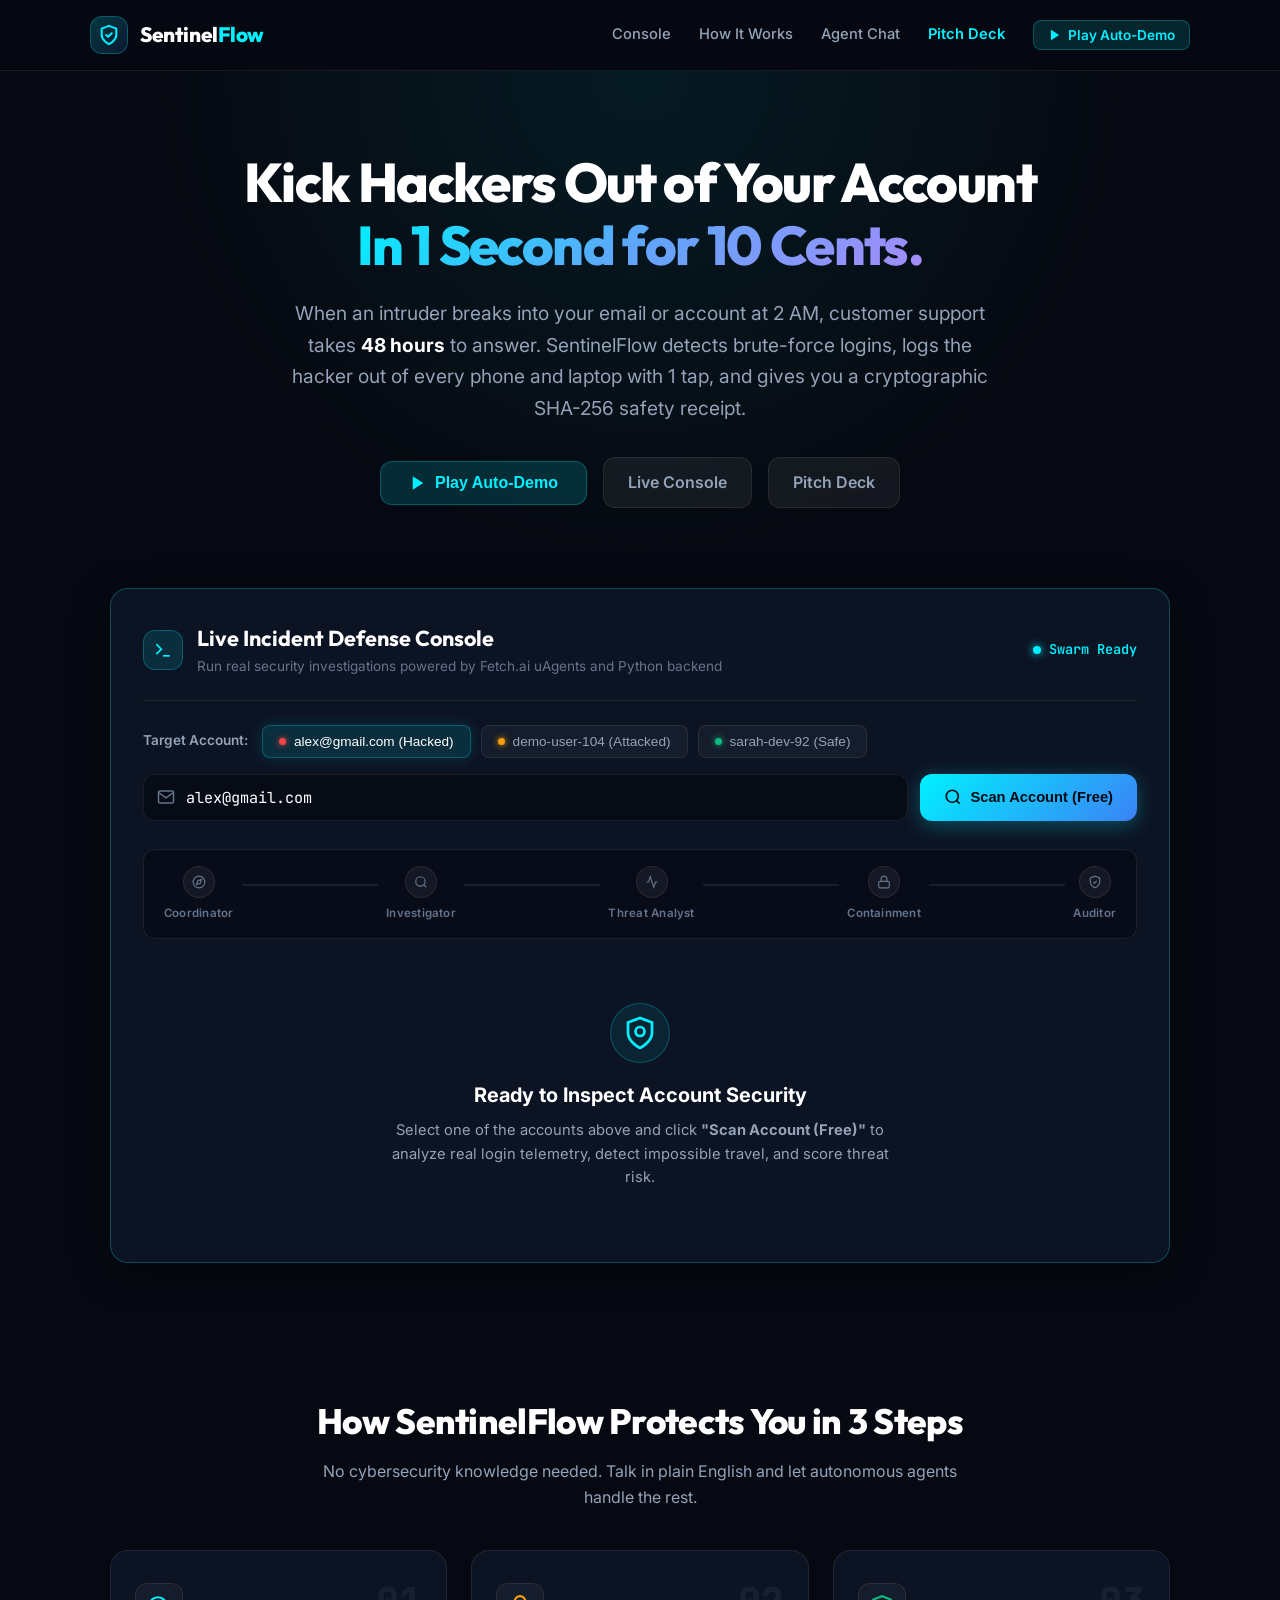
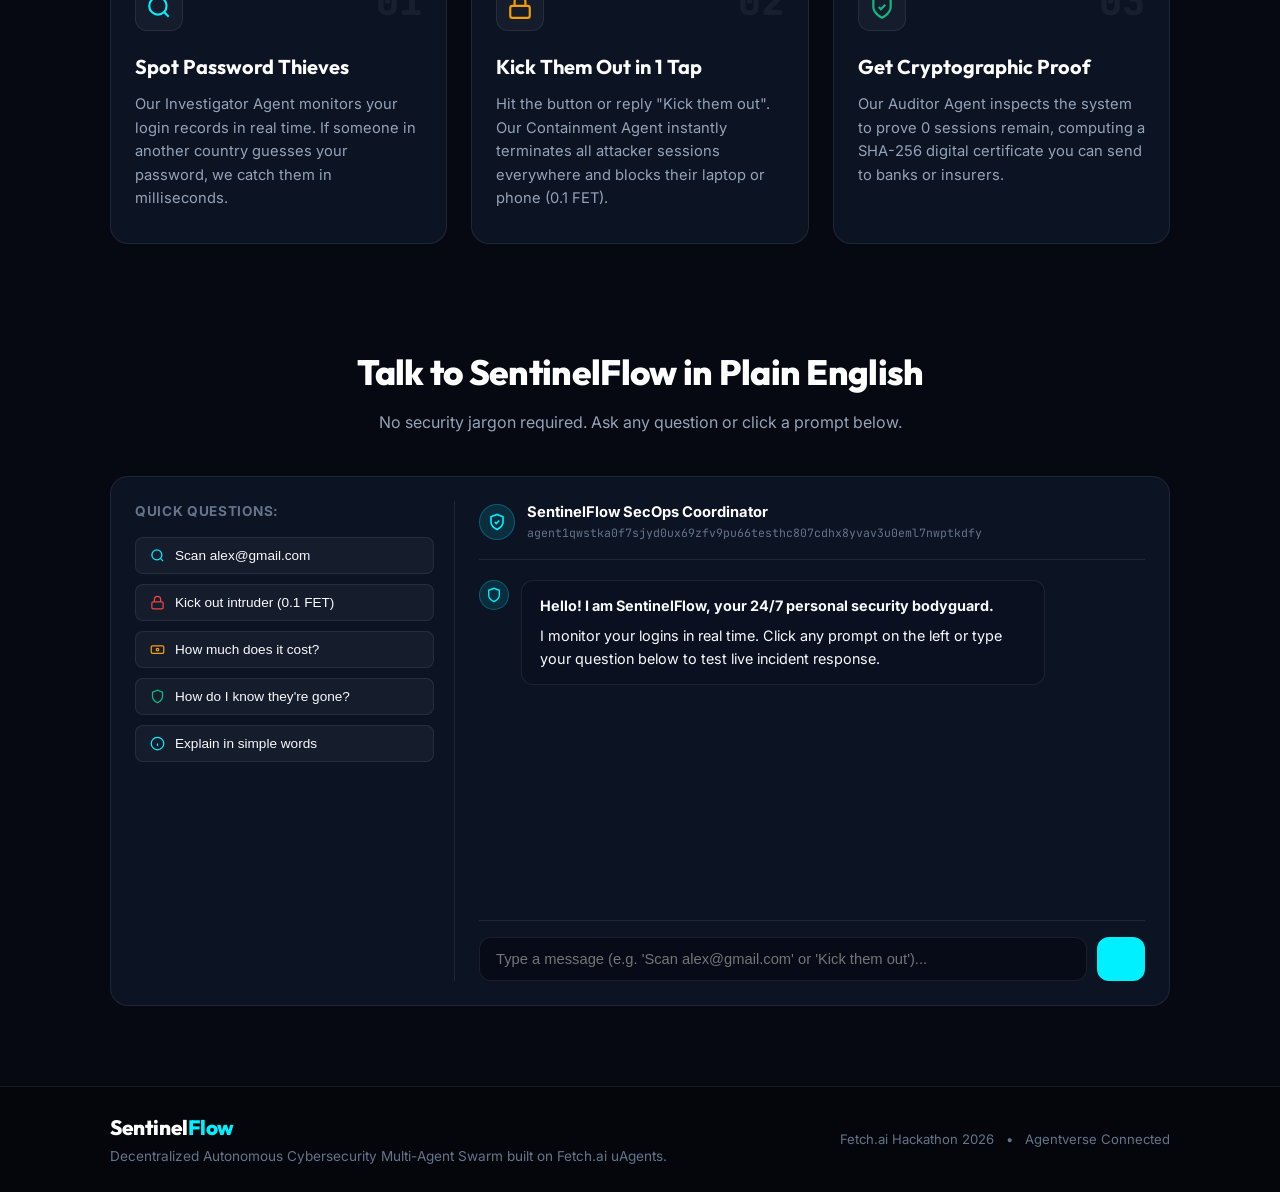
<file: web/index.html>
<!DOCTYPE html>
<html lang="en">
<head>
  <meta charset="UTF-8">
  <meta name="viewport" content="width=device-width, initial-scale=1.0">
  <title>SentinelFlow — Kick Hackers Out in 1 Second for 10 Cents</title>
  <meta name="description" content="Autonomous Fetch.ai multi-agent security swarm that detects account takeovers, severs attacker sessions in 1 second, and issues SHA-256 cryptographic proof.">
  
  <!-- Modern Typography -->
  <link rel="preconnect" href="https://fonts.googleapis.com">
  <link rel="preconnect" href="https://fonts.gstatic.com" crossorigin>
  <link href="https://fonts.googleapis.com/css2?family=Inter:wght@400;500;600;700;800&family=JetBrains+Mono:wght@400;500;700&family=Outfit:wght@600;700;800&display=swap" rel="stylesheet">
  
  <link rel="stylesheet" href="styles.css">
</head>
<body>

  <!-- Navbar -->
  <header class="navbar">
    <div class="nav-container">
      <a href="#" class="brand">
        <div class="brand-logo">
          <svg viewBox="0 0 24 24" width="22" height="22" fill="none" stroke="currentColor" stroke-width="2.2" stroke-linecap="round" stroke-linejoin="round">
            <path d="M12 22s8-4 8-10V5l-8-3-8 3v7c0 6 8 10 8 10z"/>
            <path d="M9 12l2 2 4-4"/>
          </svg>
        </div>
        <span class="brand-name">Sentinel<span>Flow</span></span>
      </a>

      <nav class="nav-links">
        <a href="#console" class="nav-link">Console</a>
        <a href="#how-it-works" class="nav-link">How It Works</a>
        <a href="#chat" class="nav-link">Agent Chat</a>
        <a href="slides.html" class="nav-link" style="color: var(--accent-cyan); font-weight: 600;">Pitch Deck</a>
        <button id="nav-btn-autodemo" class="btn-demo-nav">
          <svg viewBox="0 0 24 24" width="14" height="14" fill="currentColor">
            <polygon points="5 3 19 12 5 21 5 3"/>
          </svg>
          Play Auto-Demo
        </button>
      </nav>
    </div>
  </header>

  <main class="main-content">

    <!-- Hero Section -->
    <section class="hero-section">
      <div class="hero-content">
        <h1 class="hero-title">
          Kick Hackers Out of Your Account <br>
          <span class="gradient-text">In 1 Second for 10 Cents.</span>
        </h1>

        <p class="hero-desc">
          When an intruder breaks into your email or account at 2 AM, customer support takes <strong>48 hours</strong> to answer. 
          SentinelFlow detects brute-force logins, logs the hacker out of every phone and laptop with 1 tap, and gives you a cryptographic SHA-256 safety receipt.
        </p>

        <div class="hero-actions" style="margin-top: 32px; display: flex; align-items: center; justify-content: center; gap: 16px; flex-wrap: wrap;">
          <button id="btn-start-autodemo" class="btn btn-primary" style="padding: 12px 28px; font-size: 1rem; cursor: pointer; display: inline-flex; align-items: center; gap: 8px;">
            <svg viewBox="0 0 24 24" width="18" height="18" fill="currentColor">
              <polygon points="5 3 19 12 5 21 5 3"/>
            </svg>
            Play Auto-Demo
          </button>
          <a href="#console" class="btn btn-secondary" style="padding: 12px 24px; font-size: 1rem; text-decoration: none;">Live Console</a>
          <a href="slides.html" class="btn btn-secondary" style="padding: 12px 24px; font-size: 1rem; text-decoration: none;">Pitch Deck</a>
        </div>
      </div>
    </section>

    <!-- Interactive Live SecOps Console -->
    <section class="console-section" id="console">
      <div class="section-container">
        <div class="console-card">
          
          <div class="console-header">
            <div class="console-title-wrap">
              <div class="console-icon">
                <svg viewBox="0 0 24 24" width="20" height="20" fill="none" stroke="currentColor" stroke-width="2">
                  <polyline points="4 17 10 11 4 5"/>
                  <line x1="12" y1="19" x2="20" y2="19"/>
                </svg>
              </div>
              <div>
                <h2>Live Incident Defense Console</h2>
                <p>Run real security investigations powered by Fetch.ai uAgents and Python backend</p>
              </div>
            </div>
            <div class="console-status-clean">
              <span class="status-dot"></span>
              <span id="telemetry-text">Swarm Ready</span>
            </div>
          </div>

          <!-- Account Selector -->
          <div class="account-selector">
            <span class="selector-label">Target Account:</span>
            <div class="preset-buttons">
              <button class="account-btn active" data-target="alex@gmail.com">
                <span class="account-dot dot-critical"></span>
                <span>alex@gmail.com (Hacked)</span>
              </button>

              <button class="account-btn" data-target="demo-user-104">
                <span class="account-dot dot-warning"></span>
                <span>demo-user-104 (Attacked)</span>
              </button>

              <button class="account-btn" data-target="sarah-dev-92">
                <span class="account-dot dot-safe"></span>
                <span>sarah-dev-92 (Safe)</span>
              </button>
            </div>
          </div>

          <!-- Input Bar & Action -->
          <div class="scan-bar">
            <div class="input-wrap">
              <svg viewBox="0 0 24 24" width="18" height="18" fill="none" stroke="currentColor" stroke-width="2" class="input-icon">
                <path d="M4 4h16c1.1 0 2 .9 2 2v12c0 1.1-.9 2-2 2H4c-1.1 0-2-.9-2-2V6c0-1.1.9-2 2-2z"/>
                <polyline points="22,6 12,13 2,6"/>
              </svg>
              <input type="text" id="target-account-input" value="alex@gmail.com" placeholder="Enter user ID or email...">
            </div>
            <button class="btn btn-scan" id="btn-run-scan">
              <svg viewBox="0 0 24 24" width="18" height="18" fill="none" stroke="currentColor" stroke-width="2.2" class="svg-icon">
                <circle cx="11" cy="11" r="8"/>
                <line x1="21" y1="21" x2="16.65" y2="16.65"/>
              </svg>
              Scan Account (Free)
            </button>
          </div>

          <!-- Real-Time 5-Agent Swarm Pipeline -->
          <div class="swarm-pipeline">
            <div class="pipeline-step" id="step-coord">
              <div class="step-circle">
                <svg viewBox="0 0 24 24" width="14" height="14" fill="none" stroke="currentColor" stroke-width="2">
                  <circle cx="12" cy="12" r="10"/>
                  <polygon points="16.24 7.76 14.12 14.12 7.76 16.24 9.88 9.88 16.24 7.76"/>
                </svg>
              </div>
              <div class="step-label">Coordinator</div>
            </div>

            <div class="pipeline-line" id="line-1"></div>

            <div class="pipeline-step" id="step-invest">
              <div class="step-circle">
                <svg viewBox="0 0 24 24" width="14" height="14" fill="none" stroke="currentColor" stroke-width="2">
                  <circle cx="11" cy="11" r="8"/>
                  <line x1="21" y1="21" x2="16.65" y2="16.65"/>
                </svg>
              </div>
              <div class="step-label">Investigator</div>
            </div>

            <div class="pipeline-line" id="line-2"></div>

            <div class="pipeline-step" id="step-analyst">
              <div class="step-circle">
                <svg viewBox="0 0 24 24" width="14" height="14" fill="none" stroke="currentColor" stroke-width="2">
                  <path d="M22 12h-4l-3 9L9 3l-3 9H2"/>
                </svg>
              </div>
              <div class="step-label">Threat Analyst</div>
            </div>

            <div class="pipeline-line" id="line-3"></div>

            <div class="pipeline-step" id="step-contain">
              <div class="step-circle">
                <svg viewBox="0 0 24 24" width="14" height="14" fill="none" stroke="currentColor" stroke-width="2">
                  <rect x="3" y="11" width="18" height="11" rx="2" ry="2"/>
                  <path d="M7 11V7a5 5 0 0 1 10 0v4"/>
                </svg>
              </div>
              <div class="step-label">Containment</div>
            </div>

            <div class="pipeline-line" id="line-4"></div>

            <div class="pipeline-step" id="step-auditor">
              <div class="step-circle">
                <svg viewBox="0 0 24 24" width="14" height="14" fill="none" stroke="currentColor" stroke-width="2">
                  <path d="M12 22s8-4 8-10V5l-8-3-8 3v7c0 6 8 10 8 10z"/>
                  <path d="M9 12l2 2 4-4"/>
                </svg>
              </div>
              <div class="step-label">Auditor</div>
            </div>
          </div>

          <!-- Dynamic Display Stages -->
          <div class="console-body">

            <!-- State 1: Standby -->
            <div class="stage-box" id="box-standby">
              <div class="standby-icon">
                <svg viewBox="0 0 24 24" width="36" height="36" fill="none" stroke="currentColor" stroke-width="1.8" class="text-cyan">
                  <path d="M12 22s8-4 8-10V5l-8-3-8 3v7c0 6 8 10 8 10z"/>
                  <circle cx="12" cy="11" r="3"/>
                </svg>
              </div>
              <h3>Ready to Inspect Account Security</h3>
              <p>Select one of the accounts above and click <strong>"Scan Account (Free)"</strong> to analyze real login telemetry, detect impossible travel, and score threat risk.</p>
            </div>

            <!-- State 2: Threat Detected -->
            <div class="stage-box hidden" id="box-threat">
              <div class="threat-alert-banner" id="threat-alert-banner">
                <div class="alert-icon-wrap" id="alert-icon-wrap">
                  <svg viewBox="0 0 24 24" width="22" height="22" fill="none" stroke="currentColor" stroke-width="2.2" class="text-red">
                    <path d="M10.29 3.86L1.82 18a2 2 0 0 0 1.71 3h16.94a2 2 0 0 0 1.71-3L13.71 3.86a2 2 0 0 0-3.42 0z"/>
                    <line x1="12" y1="9" x2="12" y2="13"/>
                    <line x1="12" y1="17" x2="12.01" y2="17"/>
                  </svg>
                </div>
                <div class="alert-text">
                  <div class="threat-level-text" id="risk-score-badge">CRITICAL RISK: 100/100</div>
                  <h3 id="threat-title">Unauthorized Intrusion Detected on alex@gmail.com</h3>
                </div>
              </div>

              <div class="evidence-box">
                <h4>Verified Evidence from Security Logs:</h4>
                <ul class="evidence-list" id="evidence-list">
                  <!-- Dynamic Evidence Items -->
                </ul>
              </div>

              <!-- Action Bar -->
              <div class="threat-actions">
                <button class="btn btn-contain" id="btn-contain-action">
                  <svg viewBox="0 0 24 24" width="18" height="18" fill="none" stroke="currentColor" stroke-width="2.2" class="svg-icon">
                    <rect x="3" y="11" width="18" height="11" rx="2" ry="2"/>
                    <path d="M7 11V7a5 5 0 0 1 10 0v4"/>
                  </svg>
                  <span>Kick Out Intruder & Lock Account (0.1 FET)</span>
                </button>

                <button class="btn btn-secondary" id="btn-it-was-me">
                  <svg viewBox="0 0 24 24" width="16" height="16" fill="none" stroke="currentColor" stroke-width="2" class="svg-icon">
                    <polyline points="20 6 9 17 4 12"/>
                  </svg>
                  <span>That Was Me (Dismiss)</span>
                </button>
              </div>
            </div>

            <!-- State 3: Containment Executed & Verified -->
            <div class="stage-box hidden" id="box-verified">
              <div class="verified-header">
                <div class="verified-icon">
                  <svg viewBox="0 0 24 24" width="28" height="28" fill="none" stroke="currentColor" stroke-width="2.5" class="text-green">
                    <path d="M12 22s8-4 8-10V5l-8-3-8 3v7c0 6 8 10 8 10z"/>
                    <polyline points="9 12 11 14 15 10"/>
                  </svg>
                </div>
                <div>
                  <div class="verified-tag">CONTAINMENT VERIFIED</div>
                  <h3>Intruder Evicted & Account Secured</h3>
                  <p>All active sessions terminated. Attacker IP quarantined at firewall.</p>
                </div>
              </div>

              <!-- Certificate Grid -->
              <div class="cert-grid">
                <div class="cert-item">
                  <span class="cert-label">Account Secured</span>
                  <strong class="cert-val font-mono text-cyan" id="cert-target">alex@gmail.com</strong>
                </div>
                <div class="cert-item">
                  <span class="cert-label">Remediation Action</span>
                  <strong class="cert-val">revoke_user_sessions + block_ip</strong>
                </div>
                <div class="cert-item">
                  <span class="cert-label">Active Sessions Remaining</span>
                  <strong class="cert-val text-green">0 Sessions (Clean)</strong>
                </div>
                <div class="cert-item">
                  <span class="cert-label">Fetch.ai Micropayment</span>
                  <strong class="cert-val text-yellow">0.1 FET (~$0.10)</strong>
                </div>
              </div>

              <!-- Hash Box -->
              <div class="hash-box">
                <div class="hash-title">
                  <svg viewBox="0 0 24 24" width="16" height="16" fill="none" stroke="currentColor" stroke-width="2" class="svg-icon text-cyan">
                    <rect x="3" y="11" width="18" height="11" rx="2" ry="2"/>
                    <path d="M7 11V7a5 5 0 0 1 10 0v4"/>
                  </svg>
                  <span>Cryptographic SHA-256 Safety Proof:</span>
                </div>
                <div class="hash-content">
                  <code id="cert-hash">2c934cb27193e7d33e61ba7ea00d635a30b2ad7aa1587e04aaee2feb75dbc748</code>
                  <button class="btn btn-copy" id="btn-copy-hash">
                    <svg viewBox="0 0 24 24" width="14" height="14" fill="none" stroke="currentColor" stroke-width="2" class="svg-icon">
                      <rect x="9" y="9" width="13" height="13" rx="2" ry="2"/>
                      <path d="M5 15H4a2 2 0 0 1-2-2V4a2 2 0 0 1 2-2h9a2 2 0 0 1 2 2v1"/>
                    </svg>
                    <span>Copy Proof</span>
                  </button>
                </div>
                <small class="hash-note">Verifiable mathematical proof. Admissible for insurance and bank credit dispute records.</small>
              </div>

              <div class="verified-actions">
                <button class="btn btn-primary" id="btn-reset-console">
                  <svg viewBox="0 0 24 24" width="16" height="16" fill="none" stroke="currentColor" stroke-width="2" class="svg-icon">
                    <polyline points="23 4 23 10 17 10"/>
                    <path d="M20.49 15a9 9 0 1 1-2.12-9.36L23 10"/>
                  </svg>
                  Scan Another Account
                </button>
              </div>
            </div>

          </div>
        </div>
      </div>
    </section>

    <!-- How It Works (Simple 3 Steps) -->
    <section class="how-section" id="how-it-works">
      <div class="section-container">
        <div class="section-header">
          <h2>How SentinelFlow Protects You in 3 Steps</h2>
          <p>No cybersecurity knowledge needed. Talk in plain English and let autonomous agents handle the rest.</p>
        </div>

        <div class="cards-grid-3">
          <!-- Step 1 -->
          <div class="step-card">
            <div class="step-num">01</div>
            <div class="card-icon text-cyan">
              <svg viewBox="0 0 24 24" width="26" height="26" fill="none" stroke="currentColor" stroke-width="2">
                <circle cx="11" cy="11" r="8"/>
                <line x1="21" y1="21" x2="16.65" y2="16.65"/>
              </svg>
            </div>
            <h3>Spot Password Thieves</h3>
            <p>Our Investigator Agent monitors your login records in real time. If someone in another country guesses your password, we catch them in milliseconds.</p>
          </div>

          <!-- Step 2 -->
          <div class="step-card">
            <div class="step-num">02</div>
            <div class="card-icon text-yellow">
              <svg viewBox="0 0 24 24" width="26" height="26" fill="none" stroke="currentColor" stroke-width="2">
                <rect x="3" y="11" width="18" height="11" rx="2" ry="2"/>
                <path d="M7 11V7a5 5 0 0 1 10 0v4"/>
              </svg>
            </div>
            <h3>Kick Them Out in 1 Tap</h3>
            <p>Hit the button or reply "Kick them out". Our Containment Agent instantly terminates all attacker sessions everywhere and blocks their laptop or phone (0.1 FET).</p>
          </div>

          <!-- Step 3 -->
          <div class="step-card">
            <div class="step-num">03</div>
            <div class="card-icon text-green">
              <svg viewBox="0 0 24 24" width="26" height="26" fill="none" stroke="currentColor" stroke-width="2">
                <path d="M12 22s8-4 8-10V5l-8-3-8 3v7c0 6 8 10 8 10z"/>
                <polyline points="9 12 11 14 15 10"/>
              </svg>
            </div>
            <h3>Get Cryptographic Proof</h3>
            <p>Our Auditor Agent inspects the system to prove 0 sessions remain, computing a SHA-256 digital certificate you can send to banks or insurers.</p>
          </div>
        </div>
      </div>
    </section>

    <!-- Live Agent Chat Playground -->
    <section class="chat-section" id="chat">
      <div class="section-container">
        <div class="section-header">
          <h2>Talk to SentinelFlow in Plain English</h2>
          <p>No security jargon required. Ask any question or click a prompt below.</p>
        </div>

        <div class="chat-layout">
          <!-- Suggested Prompts -->
          <div class="chat-presets">
            <h4>Quick Questions:</h4>

            <button class="preset-btn" data-query="Scan alex@gmail.com for suspicious logins">
              <svg viewBox="0 0 24 24" width="15" height="15" fill="none" stroke="currentColor" stroke-width="2" class="svg-icon text-cyan">
                <circle cx="11" cy="11" r="8"/>
                <line x1="21" y1="21" x2="16.65" y2="16.65"/>
              </svg>
              <span>Scan alex@gmail.com</span>
            </button>

            <button class="preset-btn" data-query="Kick out the intruder on alex@gmail.com">
              <svg viewBox="0 0 24 24" width="15" height="15" fill="none" stroke="currentColor" stroke-width="2" class="svg-icon text-red">
                <rect x="3" y="11" width="18" height="11" rx="2" ry="2"/>
                <path d="M7 11V7a5 5 0 0 1 10 0v4"/>
              </svg>
              <span>Kick out intruder (0.1 FET)</span>
            </button>

            <button class="preset-btn" data-query="How much does SentinelFlow cost to use?">
              <svg viewBox="0 0 24 24" width="15" height="15" fill="none" stroke="currentColor" stroke-width="2" class="svg-icon text-yellow">
                <rect x="2" y="6" width="20" height="12" rx="2"/>
                <circle cx="12" cy="12" r="2"/>
              </svg>
              <span>How much does it cost?</span>
            </button>

            <button class="preset-btn" data-query="How do I know for sure the hacker is gone and can't get back in?">
              <svg viewBox="0 0 24 24" width="15" height="15" fill="none" stroke="currentColor" stroke-width="2" class="svg-icon text-green">
                <path d="M12 22s8-4 8-10V5l-8-3-8 3v7c0 6 8 10 8 10z"/>
              </svg>
              <span>How do I know they're gone?</span>
            </button>

            <button class="preset-btn" data-query="Can you explain what SentinelFlow does in simple words?">
              <svg viewBox="0 0 24 24" width="15" height="15" fill="none" stroke="currentColor" stroke-width="2" class="svg-icon text-cyan">
                <circle cx="12" cy="12" r="10"/>
                <line x1="12" y1="16" x2="12" y2="12"/>
                <line x1="12" y1="8" x2="12.01" y2="8"/>
              </svg>
              <span>Explain in simple words</span>
            </button>
          </div>

          <!-- Chat Window Box -->
          <div class="chat-window">
            <div class="chat-header">
              <div class="agent-avatar">
                <svg viewBox="0 0 24 24" width="18" height="18" fill="none" stroke="currentColor" stroke-width="2.2" class="text-cyan">
                  <path d="M12 22s8-4 8-10V5l-8-3-8 3v7c0 6 8 10 8 10z"/>
                  <path d="M9 12l2 2 4-4"/>
                </svg>
              </div>
              <div class="agent-details">
                <strong>SentinelFlow SecOps Coordinator</strong>
                <span>agent1qwstka0f7sjyd0ux69zfv9pu66testhc807cdhx8yvav3u0eml7nwptkdfy</span>
              </div>
            </div>

            <div class="chat-body" id="chat-messages">
              <!-- Initial Greeting -->
              <div class="chat-bubble bubble-agent">
                <div class="bubble-icon">
                  <svg viewBox="0 0 24 24" width="16" height="16" fill="none" stroke="currentColor" stroke-width="2" class="text-cyan">
                    <path d="M12 22s8-4 8-10V5l-8-3-8 3v7c0 6 8 10 8 10z"/>
                  </svg>
                </div>
                <div class="bubble-text">
                  <p><strong>Hello! I am SentinelFlow, your 24/7 personal security bodyguard.</strong></p>
                  <p>I monitor your logins in real time. Click any prompt on the left or type your question below to test live incident response.</p>
                </div>
              </div>
            </div>

            <!-- Chat Input -->
            <div class="chat-footer">
              <input type="text" id="chat-input" placeholder="Type a message (e.g. 'Scan alex@gmail.com' or 'Kick them out')...">
              <button class="btn btn-send" id="btn-chat-send" aria-label="Send">
                <svg viewBox="0 0 24 24" width="16" height="16" fill="none" stroke="currentColor" stroke-width="2.2">
                  <line x1="22" y1="2" x2="11" y2="13"/>
                  <polygon points="22 2 15 22 11 13 2 9 22 2"/>
                </svg>
              </button>
            </div>
          </div>
        </div>
      </div>
    </section>

  </main>

  <!-- Clean Minimal Footer -->
  <footer class="footer">
    <div class="footer-inner">
      <div class="footer-left">
        <span class="brand-name">Sentinel<span>Flow</span></span>
        <p>Decentralized Autonomous Cybersecurity Multi-Agent Swarm built on Fetch.ai uAgents.</p>
      </div>
      <div class="footer-right">
        <span>Fetch.ai Hackathon 2026</span>
        <span>•</span>
        <span>Agentverse Connected</span>
      </div>
    </div>
  </footer>

  <!-- Guided Demo Toast Overlay -->
  <div id="demo-guide-toast" class="demo-guide-toast hidden">
    <div class="demo-guide-step" id="demo-guide-step">STEP 1/4</div>
    <div class="demo-guide-text" id="demo-guide-text">Simulating Suspicious Intruder Alert from Lagos, Nigeria...</div>
    <button id="demo-guide-stop" class="demo-guide-stop">Stop</button>
  </div>

  <script src="app.js"></script>
</body>
</html>
</file>
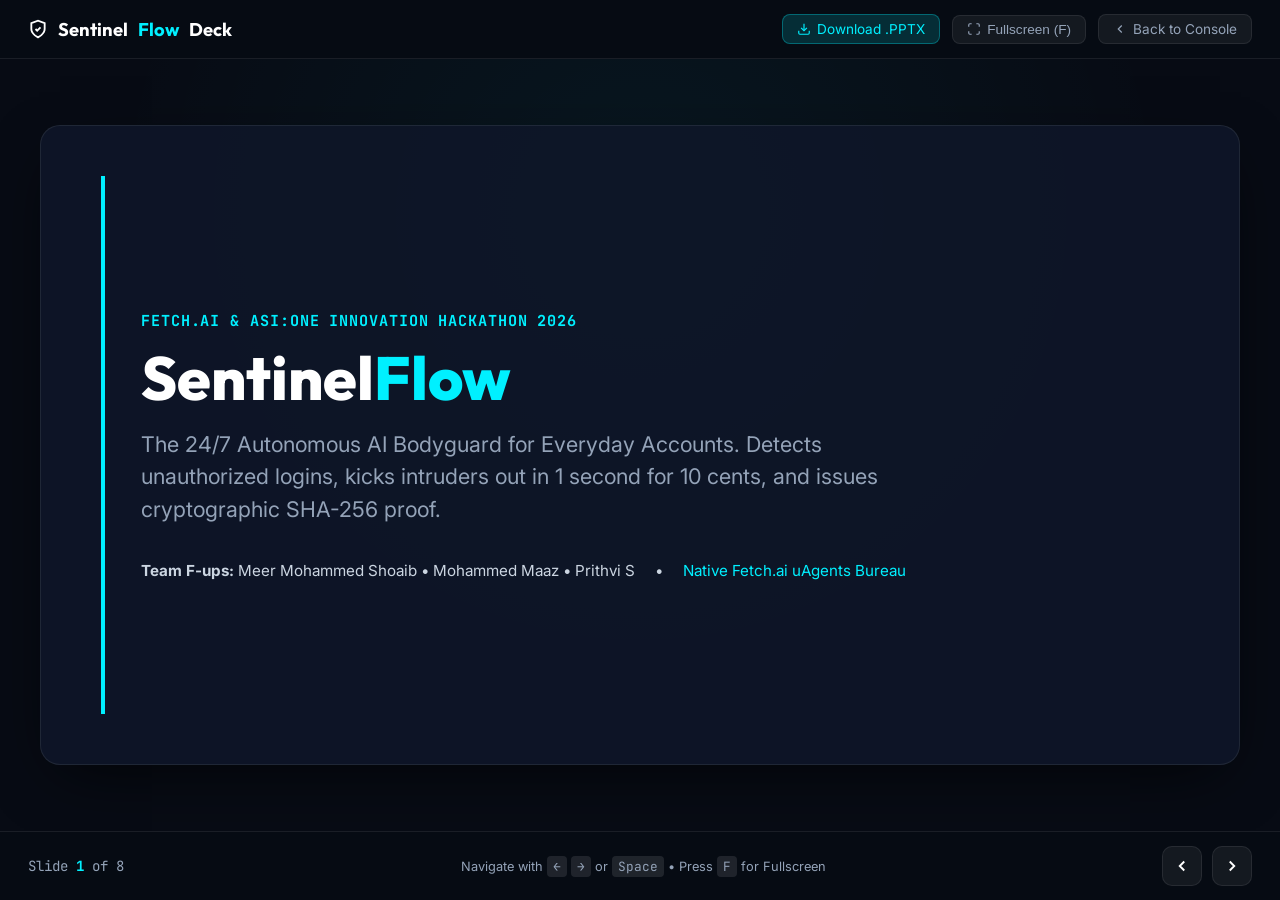
<file: web/slides.html>
<!DOCTYPE html>
<html lang="en">
<head>
  <meta charset="UTF-8">
  <meta name="viewport" content="width=device-width, initial-scale=1.0">
  <title>SentinelFlow Presentation — Autonomous SecOps Swarm on Fetch.ai</title>
  
  <!-- Modern Typography -->
  <link rel="preconnect" href="https://fonts.googleapis.com">
  <link rel="preconnect" href="https://fonts.gstatic.com" crossorigin>
  <link href="https://fonts.googleapis.com/css2?family=Inter:wght@400;500;600;700;800&family=JetBrains+Mono:wght@400;500;700&family=Outfit:wght@600;700;800&display=swap" rel="stylesheet">

  <style>
    :root {
      --bg-dark: #070B14;
      --bg-card: rgba(15, 23, 42, 0.85);
      --border-subtle: rgba(255, 255, 255, 0.08);
      --border-glow: rgba(0, 240, 255, 0.3);
      --accent-cyan: #00F0FF;
      --accent-blue: #3B82F6;
      --accent-green: #10B981;
      --accent-red: #EF4444;
      --accent-yellow: #F59E0B;
      --text-white: #FFFFFF;
      --text-muted: #94A3B8;
      --font-sans: 'Inter', sans-serif;
      --font-heading: 'Outfit', sans-serif;
      --font-mono: 'JetBrains Mono', monospace;
    }

    * { margin: 0; padding: 0; box-sizing: border-box; }

    body {
      font-family: var(--font-sans);
      background-color: var(--bg-dark);
      color: var(--text-white);
      height: 100vh;
      overflow: hidden;
      display: flex;
      flex-direction: column;
      user-select: none;
    }

    /* Top Controls Bar */
    .deck-topbar {
      display: flex;
      align-items: center;
      justify-content: space-between;
      padding: 14px 28px;
      border-bottom: 1px solid var(--border-subtle);
      background: rgba(7, 11, 20, 0.95);
      z-index: 100;
    }

    .deck-brand {
      display: flex;
      align-items: center;
      gap: 10px;
      text-decoration: none;
      color: var(--text-white);
      font-family: var(--font-heading);
      font-weight: 700;
      font-size: 1.15rem;
    }

    .deck-brand span { color: var(--accent-cyan); }

    .deck-actions {
      display: flex;
      align-items: center;
      gap: 12px;
    }

    .btn-deck {
      display: inline-flex;
      align-items: center;
      gap: 6px;
      background: rgba(255, 255, 255, 0.06);
      border: 1px solid var(--border-subtle);
      color: var(--text-muted);
      padding: 6px 14px;
      border-radius: 8px;
      font-size: 0.85rem;
      cursor: pointer;
      text-decoration: none;
      transition: all 0.2s;
    }

    .btn-deck:hover {
      background: rgba(255, 255, 255, 0.12);
      color: var(--text-white);
    }

    .btn-deck.btn-cyan {
      background: rgba(0, 240, 255, 0.15);
      border-color: var(--border-glow);
      color: var(--accent-cyan);
    }

    .btn-deck.btn-cyan:hover {
      background: rgba(0, 240, 255, 0.25);
    }

    /* Slide Arena */
    .deck-viewport {
      flex: 1;
      position: relative;
      overflow: hidden;
      display: flex;
      align-items: center;
      justify-content: center;
      padding: 30px;
      background: radial-gradient(circle at 50% 20%, rgba(0, 240, 255, 0.05) 0%, transparent 60%);
    }

    .slide {
      position: absolute;
      width: 100%;
      max-width: 1200px;
      height: 640px;
      background: var(--bg-card);
      border: 1px solid var(--border-subtle);
      border-radius: 20px;
      padding: 50px 60px;
      display: flex;
      flex-direction: column;
      opacity: 0;
      transform: scale(0.96) translateX(40px);
      pointer-events: none;
      transition: all 0.4s cubic-bezier(0.16, 1, 0.3, 1);
      box-shadow: 0 20px 60px -20px rgba(0, 0, 0, 0.8);
    }

    .slide.active {
      opacity: 1;
      transform: scale(1) translateX(0);
      pointer-events: auto;
    }

    /* Slide Header */
    .slide-tag {
      font-family: var(--font-mono);
      font-size: 0.82rem;
      font-weight: 700;
      letter-spacing: 0.08em;
      color: var(--accent-cyan);
      text-transform: uppercase;
      margin-bottom: 8px;
    }

    .slide-title {
      font-family: var(--font-heading);
      font-size: 2.2rem;
      font-weight: 800;
      color: var(--text-white);
      letter-spacing: -0.02em;
      margin-bottom: 30px;
    }

    .slide-body {
      flex: 1;
      display: flex;
      flex-direction: column;
      justify-content: center;
    }

    /* Slide 1: Title Slide Layout */
    .title-slide-wrap {
      display: flex;
      flex-direction: column;
      justify-content: center;
      height: 100%;
      border-left: 4px solid var(--accent-cyan);
      padding-left: 36px;
    }

    .title-event {
      font-family: var(--font-mono);
      font-size: 0.95rem;
      color: var(--accent-cyan);
      letter-spacing: 0.06em;
      font-weight: 700;
      margin-bottom: 14px;
    }

    .title-main {
      font-family: var(--font-heading);
      font-size: 3.8rem;
      font-weight: 800;
      line-height: 1.1;
      margin-bottom: 16px;
    }

    .title-main span {
      color: var(--accent-cyan);
    }

    .title-sub {
      font-size: 1.35rem;
      color: var(--text-muted);
      max-width: 780px;
      line-height: 1.5;
      margin-bottom: 36px;
    }

    .title-team {
      font-size: 0.95rem;
      color: #CBD5E1;
      display: flex;
      gap: 20px;
    }

    /* Grid Layouts for Content Slides */
    .grid-4-cols {
      display: grid;
      grid-template-columns: repeat(4, 1fr);
      gap: 20px;
    }

    .grid-3-cols {
      display: grid;
      grid-template-columns: repeat(3, 1fr);
      gap: 24px;
    }

    .content-box {
      background: rgba(7, 11, 20, 0.7);
      border: 1px solid var(--border-subtle);
      border-radius: 14px;
      padding: 24px;
      display: flex;
      flex-direction: column;
    }

    .content-box.border-red { border-color: rgba(239, 68, 68, 0.4); }
    .content-box.border-yellow { border-color: rgba(245, 158, 11, 0.4); }
    .content-box.border-cyan { border-color: rgba(0, 240, 255, 0.4); }
    .content-box.border-green { border-color: rgba(16, 185, 129, 0.4); }

    .box-num {
      font-family: var(--font-mono);
      font-size: 1.8rem;
      font-weight: 800;
      margin-bottom: 10px;
    }

    .box-title {
      font-family: var(--font-heading);
      font-size: 1.25rem;
      font-weight: 700;
      color: var(--text-white);
      margin-bottom: 6px;
    }

    .box-subtitle {
      font-size: 0.8rem;
      font-weight: 600;
      letter-spacing: 0.04em;
      margin-bottom: 12px;
    }

    .box-desc {
      font-size: 0.92rem;
      color: var(--text-muted);
      line-height: 1.55;
    }

    .box-stat {
      margin-top: auto;
      padding-top: 18px;
    }

    .stat-val {
      font-family: var(--font-heading);
      font-size: 1.8rem;
      font-weight: 800;
      display: block;
    }

    .stat-lbl {
      font-size: 0.78rem;
      color: var(--text-muted);
    }

    /* Comparison Table Layout */
    .compare-table {
      width: 100%;
      border-collapse: collapse;
      border-radius: 12px;
      overflow: hidden;
      border: 1px solid var(--border-subtle);
    }

    .compare-table th {
      background: rgba(13, 20, 36, 0.9);
      padding: 16px 20px;
      text-align: left;
      font-size: 0.92rem;
      font-weight: 700;
      color: var(--text-white);
      border-bottom: 1px solid var(--border-subtle);
    }

    .compare-table th.col-highlight {
      background: rgba(0, 240, 255, 0.15);
      color: var(--accent-cyan);
      border-bottom-color: var(--accent-cyan);
    }

    .compare-table td {
      padding: 16px 20px;
      font-size: 0.92rem;
      border-bottom: 1px solid rgba(255, 255, 255, 0.05);
      background: rgba(7, 11, 20, 0.6);
      color: var(--text-muted);
    }

    .compare-table tr:last-child td { border-bottom: none; }

    .compare-table td.col-highlight {
      background: rgba(0, 240, 255, 0.05);
      color: var(--accent-cyan);
      font-weight: 600;
    }

    .compare-table td.row-label {
      color: var(--text-white);
      font-weight: 600;
    }

    /* Agent Swarm List */
    .swarm-list {
      display: flex;
      flex-direction: column;
      gap: 12px;
    }

    .swarm-item {
      background: rgba(7, 11, 20, 0.7);
      border: 1px solid var(--border-subtle);
      border-radius: 10px;
      padding: 14px 20px;
      display: flex;
      align-items: center;
      justify-content: space-between;
      gap: 20px;
    }

    .swarm-info h4 {
      font-size: 1.05rem;
      color: var(--text-white);
      margin-bottom: 2px;
    }

    .swarm-info p {
      font-size: 0.88rem;
      color: var(--text-muted);
    }

    .swarm-role {
      font-family: var(--font-mono);
      font-size: 0.82rem;
      color: var(--accent-cyan);
      background: rgba(0, 240, 255, 0.1);
      padding: 4px 10px;
      border-radius: 6px;
      white-space: nowrap;
    }

    /* Bottom Navigation Controls */
    .deck-bottombar {
      display: flex;
      align-items: center;
      justify-content: space-between;
      padding: 14px 28px;
      border-top: 1px solid var(--border-subtle);
      background: rgba(7, 11, 20, 0.95);
      z-index: 100;
    }

    .deck-counter {
      font-family: var(--font-mono);
      font-size: 0.88rem;
      color: var(--text-muted);
    }

    .deck-counter strong { color: var(--accent-cyan); }

    .deck-nav-btns {
      display: flex;
      gap: 10px;
    }

    .nav-arrow-btn {
      width: 40px;
      height: 40px;
      border-radius: 10px;
      background: rgba(255, 255, 255, 0.06);
      border: 1px solid var(--border-subtle);
      color: var(--text-white);
      display: flex;
      align-items: center;
      justify-content: center;
      cursor: pointer;
      transition: all 0.2s;
    }

    .nav-arrow-btn:hover {
      background: var(--accent-cyan);
      color: #070B14;
      border-color: var(--accent-cyan);
    }

    .keyboard-hint {
      font-size: 0.8rem;
      color: var(--text-muted);
    }

    .keyboard-hint kbd {
      background: rgba(255, 255, 255, 0.1);
      padding: 2px 6px;
      border-radius: 4px;
      font-family: var(--font-mono);
    }
  </style>
</head>
<body>

  <!-- Topbar -->
  <header class="deck-topbar">
    <a href="/" class="deck-brand">
      <svg viewBox="0 0 24 24" width="20" height="20" fill="none" stroke="currentColor" stroke-width="2.2" class="text-cyan">
        <path d="M12 22s8-4 8-10V5l-8-3-8 3v7c0 6 8 10 8 10z"/>
        <path d="M9 12l2 2 4-4"/>
      </svg>
      Sentinel<span>Flow</span> Deck
    </a>

    <div class="deck-actions">
      <a href="/SentinelFlow_Presentation.pptx" download class="btn-deck btn-cyan" id="btn-download-pptx">
        <svg viewBox="0 0 24 24" width="14" height="14" fill="none" stroke="currentColor" stroke-width="2">
          <path d="M21 15v4a2 2 0 0 1-2 2H5a2 2 0 0 1-2-2v-4"/>
          <polyline points="7 10 12 15 17 10"/>
          <line x1="12" y1="15" x2="12" y2="3"/>
        </svg>
        Download .PPTX
      </a>
      <button class="btn-deck" id="btn-fullscreen">
        <svg viewBox="0 0 24 24" width="14" height="14" fill="none" stroke="currentColor" stroke-width="2">
          <path d="M8 3H5a2 2 0 0 0-2 2v3m18 0V5a2 2 0 0 0-2-2h-3m0 18h3a2 2 0 0 0 2-2v-3M3 16v3a2 2 0 0 0 2 2h3"/>
        </svg>
        Fullscreen (F)
      </button>
      <a href="/" class="btn-deck">
        <svg viewBox="0 0 24 24" width="14" height="14" fill="none" stroke="currentColor" stroke-width="2">
          <polyline points="15 18 9 12 15 6"/>
        </svg>
        Back to Console
      </a>
    </div>
  </header>

  <!-- Slide Viewport -->
  <main class="deck-viewport" id="viewport">

    <!-- SLIDE 1: Title -->
    <div class="slide active" data-slide="1">
      <div class="title-slide-wrap">
        <div class="title-event">FETCH.AI & ASI:ONE INNOVATION HACKATHON 2026</div>
        <h1 class="title-main">Sentinel<span>Flow</span></h1>
        <p class="title-sub">The 24/7 Autonomous AI Bodyguard for Everyday Accounts. Detects unauthorized logins, kicks intruders out in 1 second for 10 cents, and issues cryptographic SHA-256 proof.</p>
        <div class="title-team">
          <span><strong>Team F-ups:</strong> Meer Mohammed Shoaib • Mohammed Maaz • Prithvi S</span>
          <span>•</span>
          <span style="color:var(--accent-cyan);">Native Fetch.ai uAgents Bureau</span>
        </div>
      </div>
    </div>

    <!-- SLIDE 2: Problem Statement -->
    <div class="slide" data-slide="2">
      <div class="slide-tag">1. Problem Statement</div>
      <h2 class="slide-title">The "Panic Window" — Why Account Takeovers Are Devastating</h2>
      <div class="slide-body">
        <div class="grid-4-cols">
          <div class="content-box border-red">
            <div class="box-num text-red">01</div>
            <div class="box-title">2:00 AM Crisis</div>
            <div class="box-subtitle text-red">Immediate Panic</div>
            <p class="box-desc">A user receives an alert: 'Login from Lagos, Nigeria'. The victim is asleep or helpless while attackers guess passwords and bypass 2FA.</p>
          </div>

          <div class="content-box border-yellow">
            <div class="box-num text-yellow">02</div>
            <div class="box-title">48-Hour Delay</div>
            <div class="box-subtitle text-yellow">Support Black Hole</div>
            <p class="box-desc">Support takes 24–48 hours to answer an urgent ticket. By the time human support reads the email, the intruder has total account access.</p>
          </div>

          <div class="content-box border-red">
            <div class="box-num text-red">03</div>
            <div class="box-title">Irreversible Loss</div>
            <div class="box-subtitle text-red">Within 4 Minutes</div>
            <p class="box-desc">Attackers forward emails, swap recovery numbers, drain crypto wallets, and execute fraudulent credit card transactions.</p>
          </div>

          <div class="content-box border-cyan">
            <div class="box-num text-cyan">04</div>
            <div class="box-title">$50k Cost Gap</div>
            <div class="box-subtitle text-cyan">Enterprise Barrier</div>
            <p class="box-desc">Enterprise automated SOAR tools cost over $50,000/year and require a Tier-3 SOC team. Everyday people and small teams have zero real-time defense.</p>
          </div>
        </div>
      </div>
    </div>

    <!-- SLIDE 3: Proposed Solution -->
    <div class="slide" data-slide="3">
      <div class="slide-tag">2. Proposed Solution</div>
      <h2 class="slide-title">SentinelFlow: Autonomous Multi-Agent SecOps on Fetch.ai</h2>
      <div class="slide-body">
        <div class="grid-3-cols">
          <div class="content-box border-cyan">
            <div class="box-title text-cyan">1. Spot Password Thieves</div>
            <div class="box-subtitle text-muted">100% Free Telemetry Scans</div>
            <p class="box-desc">Investigator Agent correlates SIEM authentication logs in milliseconds. Spots credential guessing, impossible travel, and unauthorized MFA bypass attempts.</p>
            <div class="box-stat">
              <span class="stat-val text-cyan">&lt; 500 ms</span>
              <span class="stat-lbl">Correlation Latency</span>
            </div>
          </div>

          <div class="content-box border-yellow">
            <div class="box-title text-yellow">2. 1-Tap Severance</div>
            <div class="box-subtitle text-muted">0.1 FET (~$0.10 / 10 Cents)</div>
            <p class="box-desc">Victim taps 'Kick them out' or confirms via chat. Containment Agent instantly invalidates OAuth tokens, revokes sessions everywhere, and firewalls the attacker IP.</p>
            <div class="box-stat">
              <span class="stat-val text-yellow">1 Second</span>
              <span class="stat-lbl">Response Time</span>
            </div>
          </div>

          <div class="content-box border-green">
            <div class="box-title text-green">3. Cryptographic Proof</div>
            <div class="box-subtitle text-muted">Immutable SHA-256 Receipt</div>
            <p class="box-desc">Auditor Agent independently inspects post-action state to verify 0 active sessions remain, computing a tamper-proof SHA-256 certificate for bank & insurance dispute records.</p>
            <div class="box-stat">
              <span class="stat-val text-green">SHA-256</span>
              <span class="stat-lbl">Verified On-Chain</span>
            </div>
          </div>
        </div>
      </div>
    </div>

    <!-- SLIDE 4: Swarm Architecture -->
    <div class="slide" data-slide="4">
      <div class="slide-tag">3. System Architecture</div>
      <h2 class="slide-title">Collaborative 5-Agent Swarm (Fetch.ai uAgents Bureau)</h2>
      <div class="slide-body">
        <div class="swarm-list">
          <div class="swarm-item">
            <div class="swarm-info">
              <h4>1. Coordinator Agent</h4>
              <p>Interfaces with ASI:One via Agent Chat Protocol (ACP). Parses natural language, presents adaptive cards, and coordinates swarm response.</p>
            </div>
            <span class="swarm-role">ACP & UI Interface</span>
          </div>

          <div class="swarm-item">
            <div class="swarm-info">
              <h4>2. Investigator Agent</h4>
              <p>Queries authentication tables, tracks geographic IP deltas, and neutralizes indirect prompt injections hidden in user-agent strings.</p>
            </div>
            <span class="swarm-role">SIEM & Log Retrieval</span>
          </div>

          <div class="swarm-item">
            <div class="swarm-info">
              <h4>3. Threat Analyst Agent</h4>
              <p>Applies deterministic rule engine against MITRE ATT&CK: T1110 (Brute Force), T1078 (Compromised Credentials), T1556 (MFA Bypass).</p>
            </div>
            <span class="swarm-role">MITRE Scoring (0-100)</span>
          </div>

          <div class="swarm-item">
            <div class="swarm-info">
              <h4>4. Containment Agent</h4>
              <p>Enforces Human-in-the-Loop policy gate. With user approval, executes zero-trust OAuth revocation and IP firewall quarantine.</p>
            </div>
            <span class="swarm-role">Zero-Trust Severance</span>
          </div>

          <div class="swarm-item">
            <div class="swarm-info">
              <h4>5. Auditor Agent</h4>
              <p>Queries session table post-remediation to confirm active_sessions == 0, then computes an immutable SHA-256 cryptographic certificate.</p>
            </div>
            <span class="swarm-role">Closed-Loop Verification</span>
          </div>
        </div>
      </div>
    </div>

    <!-- SLIDE 5: Existing Tools -->
    <div class="slide" data-slide="5">
      <div class="slide-tag">4. Market Overview</div>
      <h2 class="slide-title">Existing Tools & Why They Fail Everyday Users</h2>
      <div class="slide-body">
        <div class="grid-3-cols">
          <div class="content-box border-red">
            <div class="box-title">Enterprise SOAR</div>
            <div class="box-subtitle text-cyan">Splunk, CrowdStrike, Palo Alto</div>
            <p class="box-desc" style="margin-bottom:14px;"><strong style="color:var(--accent-green);">Strengths:</strong> Powerful automated playbooks, advanced telemetry correlation.</p>
            <p class="box-desc"><strong style="color:var(--accent-red);">The Fatal Flaw:</strong> Costs $50k–$200k/year. Requires dedicated Tier-3 SOC engineers. Totally inaccessible for consumers or small businesses.</p>
          </div>

          <div class="content-box border-yellow">
            <div class="box-title">Consumer Antivirus</div>
            <div class="box-subtitle text-cyan">Norton 360, McAfee, Bitdefender</div>
            <p class="box-desc" style="margin-bottom:14px;"><strong style="color:var(--accent-green);">Strengths:</strong> Scans local filesystem for malware, trojans, and phishing URLs.</p>
            <p class="box-desc"><strong style="color:var(--accent-yellow);">The Fatal Flaw:</strong> Completely blind to cloud account takeovers! If a hacker breaks into your email or crypto account remotely, antivirus does nothing.</p>
          </div>

          <div class="content-box border-red">
            <div class="box-title">Customer Support</div>
            <div class="box-subtitle text-cyan">Email Tickets, Help Desks</div>
            <p class="box-desc" style="margin-bottom:14px;"><strong style="color:var(--accent-green);">Strengths:</strong> Familiar human point of contact.</p>
            <p class="box-desc"><strong style="color:var(--accent-red);">The Fatal Flaw:</strong> 24 to 48-hour response latency. By the time a support rep reads the ticket, credentials and assets are long gone.</p>
          </div>
        </div>
      </div>
    </div>

    <!-- SLIDE 6: Differentiation -->
    <div class="slide" data-slide="6">
      <div class="slide-tag">5. Competitive Differentiation</div>
      <h2 class="slide-title">Why SentinelFlow Wins — Direct Comparison Matrix</h2>
      <div class="slide-body">
        <table class="compare-table">
          <thead>
            <tr>
              <th>Capability / Metric</th>
              <th class="col-highlight">SentinelFlow (Fetch.ai)</th>
              <th>Enterprise SOAR</th>
              <th>Consumer Antivirus</th>
              <th>Customer Support</th>
            </tr>
          </thead>
          <tbody>
            <tr>
              <td class="row-label">Response Latency</td>
              <td class="col-highlight">Sub-Second (~1.0s)</td>
              <td>Seconds (Scripted)</td>
              <td>N/A (No Cloud Action)</td>
              <td>24 to 48 Hours</td>
            </tr>
            <tr>
              <td class="row-label">Pricing Model</td>
              <td class="col-highlight">0.1 FET ($0.10) / rescue</td>
              <td>$50,000+ / year</td>
              <td>$50 - $100 / year</td>
              <td>Bundled (Slow)</td>
            </tr>
            <tr>
              <td class="row-label">Interface / UX</td>
              <td class="col-highlight">Plain English ASI:One Chat</td>
              <td>Complex SIEM Queries</td>
              <td>Desktop Tray App</td>
              <td>Email Ticket Form</td>
            </tr>
            <tr>
              <td class="row-label">Proof of Containment</td>
              <td class="col-highlight">Cryptographic SHA-256 Proof</td>
              <td>Internal Server Logs</td>
              <td>None</td>
              <td>"We have resolved it"</td>
            </tr>
          </tbody>
        </table>
      </div>
    </div>

    <!-- SLIDE 7: Business Models -->
    <div class="slide" data-slide="7">
      <div class="slide-tag">6. Business Model</div>
      <h2 class="slide-title">Sustainable Economics via Fetch.ai Micropayments</h2>
      <div class="slide-body">
        <div class="grid-3-cols">
          <div class="content-box border-cyan">
            <div class="box-subtitle text-cyan">MODEL A</div>
            <div class="box-title">B2C Roadside Rescue</div>
            <p class="box-desc" style="margin-bottom:12px;"><strong>For:</strong> Everyday crypto & web users</p>
            <ul style="padding-left:18px;font-size:0.88rem;color:var(--text-muted);line-height:1.6;margin-bottom:20px;">
              <li>Scans & Threat Reports: 100% Free</li>
              <li>Emergency Lockdown: 0.1 FET (~$0.10)</li>
              <li>No subscription lock-in or recurring fees</li>
              <li>Settled on-chain via Fetch.ai escrow</li>
            </ul>
            <div class="box-stat">
              <span class="stat-val text-cyan">0.1 FET</span>
              <span class="stat-lbl">Per Automated Rescue</span>
            </div>
          </div>

          <div class="content-box border-yellow">
            <div class="box-subtitle text-yellow">MODEL B</div>
            <div class="box-title">B2B Startup Slack Bot</div>
            <p class="box-desc" style="margin-bottom:12px;"><strong>For:</strong> 10–50 person companies</p>
            <ul style="padding-left:18px;font-size:0.88rem;color:var(--text-muted);line-height:1.6;margin-bottom:20px;">
              <li>Autonomous SecOps in Slack/Discord</li>
              <li>Replaces $120k/yr junior SOC analyst</li>
              <li>Automated credential hygiene & audit trail</li>
              <li>Paid via monthly FET subscription</li>
            </ul>
            <div class="box-stat">
              <span class="stat-val text-yellow">$99 - $299</span>
              <span class="stat-lbl">Per Month</span>
            </div>
          </div>

          <div class="content-box border-green">
            <div class="box-subtitle text-green">MODEL C</div>
            <div class="box-title">Agent-to-Agent API</div>
            <p class="box-desc" style="margin-bottom:12px;"><strong>For:</strong> Autonomous agents on Fetch.ai</p>
            <ul style="padding-left:18px;font-size:0.88rem;color:var(--text-muted);line-height:1.6;margin-bottom:20px;">
              <li>DeFi bots, assistants, trading agents</li>
              <li>Query SentinelFlow to verify partner identities</li>
              <li>Machine-to-machine micro-fee settlement</li>
              <li>Fully decentralized trust primitive</li>
            </ul>
            <div class="box-stat">
              <span class="stat-val text-green">0.05 FET</span>
              <span class="stat-lbl">Per Machine Audit Call</span>
            </div>
          </div>
        </div>
      </div>
    </div>

    <!-- SLIDE 8: Status & Verification -->
    <div class="slide" data-slide="8">
      <div class="slide-tag">7. Live Status & Verification</div>
      <h2 class="slide-title">Production Readiness on Fetch.ai Mainnet & Agentverse</h2>
      <div class="slide-body">
        <div style="display:grid;grid-template-columns:1fr 1fr;gap:20px;">
          <div class="content-box border-green">
            <div class="box-subtitle text-muted">AGENTVERSE MAILBOX</div>
            <div class="box-title text-green" style="font-size:1.6rem;">CONNECTED & ACTIVE</div>
            <p class="box-desc">Live on agentverse.ai with Agent Chat Protocol (ACP 0.1.0) published and discoverable in ASI:One chat.</p>
          </div>

          <div class="content-box border-cyan">
            <div class="box-subtitle text-muted">COORDINATOR ADDRESS</div>
            <div class="box-title text-cyan" style="font-size:1.15rem;font-family:var(--font-mono);">agent1qwstka0f7sjyd0ux...</div>
            <p class="box-desc">Standalone daemon running on port 8000 handling multi-turn conversation and 1-tap interactive card workflows.</p>
          </div>

          <div class="content-box border-green">
            <div class="box-subtitle text-muted">AUTOMATED TEST SUITE</div>
            <div class="box-title text-green" style="font-size:1.6rem;">26 / 26 PASSING (100%)</div>
            <p class="box-desc">Full test coverage across MITRE ATT&CK risk scoring, injection defense, idempotency, and Agentverse benchmarks.</p>
          </div>

          <div class="content-box border-cyan">
            <div class="box-subtitle text-muted">INTERACTIVE CONSOLE</div>
            <div class="box-title text-cyan" style="font-size:1.6rem;">LIVE ON PORT 3000</div>
            <p class="box-desc">Real working Python REST API backend executing live scans, zero-trust session severance, and real SHA-256 state hashing.</p>
          </div>
        </div>
      </div>
    </div>

  </main>

  <!-- Bottom Navigation -->
  <footer class="deck-bottombar">
    <div class="deck-counter">
      Slide <strong id="current-slide-num">1</strong> of <span id="total-slide-num">8</span>
    </div>

    <div class="keyboard-hint">
      Navigate with <kbd>←</kbd> <kbd>→</kbd> or <kbd>Space</kbd> • Press <kbd>F</kbd> for Fullscreen
    </div>

    <div class="deck-nav-btns">
      <button class="nav-arrow-btn" id="btn-prev" aria-label="Previous Slide">
        <svg viewBox="0 0 24 24" width="18" height="18" fill="none" stroke="currentColor" stroke-width="2.5">
          <polyline points="15 18 9 12 15 6"/>
        </svg>
      </button>
      <button class="nav-arrow-btn" id="btn-next" aria-label="Next Slide">
        <svg viewBox="0 0 24 24" width="18" height="18" fill="none" stroke="currentColor" stroke-width="2.5">
          <polyline points="9 18 15 12 9 6"/>
        </svg>
      </button>
    </div>
  </footer>

  <script>
    document.addEventListener('DOMContentLoaded', () => {
      const slides = document.querySelectorAll('.slide');
      const currentSlideNum = document.getElementById('current-slide-num');
      const totalSlideNum = document.getElementById('total-slide-num');
      const btnPrev = document.getElementById('btn-prev');
      const btnNext = document.getElementById('btn-next');
      const btnFullscreen = document.getElementById('btn-fullscreen');
      const viewport = document.getElementById('viewport');

      let currentIdx = 0;
      const totalSlides = slides.length;
      totalSlideNum.textContent = totalSlides;

      function goToSlide(idx) {
        if (idx < 0) idx = 0;
        if (idx >= totalSlides) idx = totalSlides - 1;

        slides.forEach((s, i) => {
          s.classList.remove('active');
          if (i === idx) s.classList.add('active');
        });

        currentIdx = idx;
        currentSlideNum.textContent = currentIdx + 1;
      }

      btnNext.addEventListener('click', () => goToSlide(currentIdx + 1));
      btnPrev.addEventListener('click', () => goToSlide(currentIdx - 1));

      // Keyboard navigation
      document.addEventListener('keydown', (e) => {
        if (e.key === 'ArrowRight' || e.key === ' ' || e.key === 'PageDown') {
          goToSlide(currentIdx + 1);
        } else if (e.key === 'ArrowLeft' || e.key === 'PageUp') {
          goToSlide(currentIdx - 1);
        } else if (e.key === 'Home') {
          goToSlide(0);
        } else if (e.key === 'End') {
          goToSlide(totalSlides - 1);
        } else if (e.key === 'f' || e.key === 'F') {
          toggleFullscreen();
        }
      });

      // Fullscreen toggle
      function toggleFullscreen() {
        if (!document.fullscreenElement) {
          document.documentElement.requestFullscreen().catch(() => {});
        } else {
          document.exitFullscreen().catch(() => {});
        }
      }

      btnFullscreen.addEventListener('click', toggleFullscreen);
    });
  </script>
</body>
</html>
</file>
<file: web/styles.css>
/* ==========================================================================
   SentinelFlow — Modern Autonomous Cyber SecOps Design System
   Clean, sleek, minimal cyber dark mode. Zero emojis, real SVG icons, no pill clutter.
   ========================================================================== */

:root {
  --bg-primary: #060911;
  --bg-secondary: #0B1120;
  --bg-card: rgba(15, 23, 42, 0.75);
  --bg-card-hover: rgba(24, 36, 66, 0.85);

  --border-subtle: rgba(255, 255, 255, 0.08);
  --border-glow: rgba(0, 240, 255, 0.25);
  --border-critical: rgba(239, 68, 68, 0.4);
  --border-verified: rgba(16, 185, 129, 0.4);

  --accent-cyan: #00F0FF;
  --accent-blue: #3B82F6;
  --accent-indigo: #6366F1;
  --accent-green: #10B981;
  --accent-red: #EF4444;
  --accent-yellow: #F59E0B;

  --text-primary: #F8FAFC;
  --text-secondary: #94A3B8;
  --text-muted: #64748B;
  --text-white: #FFFFFF;

  --font-sans: 'Inter', -apple-system, BlinkMacSystemFont, 'Segoe UI', Roboto, sans-serif;
  --font-heading: 'Outfit', var(--font-sans);
  --font-mono: 'JetBrains Mono', monospace;

  --shadow-cyan: 0 0 25px rgba(0, 240, 255, 0.2);
  --shadow-red: 0 0 25px rgba(239, 68, 68, 0.25);
  --shadow-card: 0 10px 40px -10px rgba(0, 0, 0, 0.6);

  --radius-sm: 8px;
  --radius-md: 12px;
  --radius-lg: 18px;
  --radius-full: 9999px;

  --transition-fast: 0.2s cubic-bezier(0.4, 0, 0.2, 1);
  --transition-smooth: 0.35s cubic-bezier(0.16, 1, 0.3, 1);
}

/* Base Styles */
* {
  margin: 0;
  padding: 0;
  box-sizing: border-box;
}

html {
  scroll-behavior: smooth;
  font-size: 16px;
  color-scheme: dark;
}

body {
  font-family: var(--font-sans);
  background-color: var(--bg-primary);
  color: var(--text-primary);
  line-height: 1.6;
  overflow-x: hidden;
  -webkit-font-smoothing: antialiased;
}

/* Utilities */
.font-mono { font-family: var(--font-mono); }
.text-cyan { color: var(--accent-cyan); }
.text-green { color: var(--accent-green); }
.text-yellow { color: var(--accent-yellow); }
.text-red { color: var(--accent-red); }
.hidden { display: none !important; }

.gradient-text {
  background: linear-gradient(135deg, var(--accent-cyan), #60A5FA, #A78BFA);
  -webkit-background-clip: text;
  -webkit-text-fill-color: transparent;
}

.svg-icon {
  display: inline-block;
  vertical-align: middle;
  flex-shrink: 0;
}

/* Navbar */
.navbar {
  position: sticky;
  top: 0;
  z-index: 100;
  background: rgba(6, 9, 17, 0.9);
  backdrop-filter: blur(16px);
  -webkit-backdrop-filter: blur(16px);
  border-bottom: 1px solid var(--border-subtle);
  padding: 16px 28px;
}

.nav-container {
  max-width: 1100px;
  margin: 0 auto;
  display: flex;
  align-items: center;
  justify-content: space-between;
}

.brand {
  display: flex;
  align-items: center;
  gap: 12px;
  text-decoration: none;
}

.brand-logo {
  width: 38px;
  height: 38px;
  background: linear-gradient(135deg, rgba(0, 240, 255, 0.2), rgba(59, 130, 246, 0.15));
  border: 1px solid var(--border-glow);
  border-radius: var(--radius-md);
  display: flex;
  align-items: center;
  justify-content: center;
  color: var(--accent-cyan);
}

.brand-name {
  font-family: var(--font-heading);
  font-size: 1.3rem;
  font-weight: 800;
  color: var(--text-white);
  letter-spacing: -0.02em;
}

.brand-name span {
  color: var(--accent-cyan);
}

.nav-links {
  display: flex;
  align-items: center;
  gap: 28px;
}

.nav-link {
  color: var(--text-secondary);
  text-decoration: none;
  font-size: 0.92rem;
  font-weight: 500;
  transition: color var(--transition-fast);
}

.nav-link:hover {
  color: var(--text-white);
}

/* Hero Section */
.hero-section {
  padding: 80px 24px 60px;
  text-align: center;
  background: radial-gradient(circle at 50% 0%, rgba(0, 240, 255, 0.08) 0%, transparent 60%);
}

.hero-content {
  max-width: 820px;
  margin: 0 auto;
}

.hero-title {
  font-family: var(--font-heading);
  font-size: 3.4rem;
  font-weight: 800;
  line-height: 1.15;
  letter-spacing: -0.03em;
  color: var(--text-white);
  margin-bottom: 22px;
}

.hero-desc {
  font-size: 1.2rem;
  color: var(--text-secondary);
  line-height: 1.65;
  max-width: 700px;
  margin: 0 auto;
}

.hero-desc strong {
  color: var(--text-white);
}

/* Console Section */
.console-section {
  padding: 20px 24px 70px;
}

.section-container {
  max-width: 1060px;
  margin: 0 auto;
}

.console-card {
  background: var(--bg-card);
  border: 1px solid var(--border-glow);
  border-radius: var(--radius-lg);
  padding: 32px;
  box-shadow: var(--shadow-card);
  backdrop-filter: blur(20px);
}

.console-header {
  display: flex;
  align-items: center;
  justify-content: space-between;
  padding-bottom: 22px;
  border-bottom: 1px solid var(--border-subtle);
  flex-wrap: wrap;
  gap: 16px;
}

.console-title-wrap {
  display: flex;
  align-items: center;
  gap: 14px;
}

.console-icon {
  width: 40px;
  height: 40px;
  border-radius: var(--radius-md);
  background: rgba(0, 240, 255, 0.12);
  border: 1px solid var(--border-glow);
  display: flex;
  align-items: center;
  justify-content: center;
  color: var(--accent-cyan);
}

.console-title-wrap h2 {
  font-family: var(--font-heading);
  font-size: 1.35rem;
  font-weight: 700;
  color: var(--text-white);
}

.console-title-wrap p {
  font-size: 0.85rem;
  color: var(--text-muted);
}

.console-status-clean {
  display: flex;
  align-items: center;
  gap: 8px;
  font-size: 0.85rem;
  font-family: var(--font-mono);
  font-weight: 600;
  color: var(--accent-cyan);
}

.status-dot {
  width: 8px;
  height: 8px;
  background: var(--accent-cyan);
  border-radius: 50%;
  box-shadow: 0 0 8px var(--accent-cyan);
  animation: pulseDot 1.5s infinite;
}

/* Account Selector */
.account-selector {
  margin: 24px 0 16px;
  display: flex;
  align-items: center;
  gap: 14px;
  flex-wrap: wrap;
}

.selector-label {
  font-size: 0.85rem;
  color: var(--text-secondary);
  font-weight: 600;
}

.preset-buttons {
  display: flex;
  align-items: center;
  gap: 10px;
  flex-wrap: wrap;
}

.account-btn {
  display: flex;
  align-items: center;
  gap: 8px;
  background: rgba(255, 255, 255, 0.04);
  border: 1px solid var(--border-subtle);
  padding: 8px 16px;
  border-radius: var(--radius-sm);
  color: var(--text-secondary);
  font-size: 0.85rem;
  cursor: pointer;
  transition: all var(--transition-fast);
}

.account-btn:hover {
  background: rgba(255, 255, 255, 0.08);
  border-color: rgba(255, 255, 255, 0.2);
  color: var(--text-white);
}

.account-btn.active {
  background: rgba(0, 240, 255, 0.12);
  border-color: var(--border-glow);
  color: var(--text-white);
  box-shadow: 0 0 15px rgba(0, 240, 255, 0.15);
}

.account-dot {
  width: 7px;
  height: 7px;
  border-radius: 50%;
}
.dot-critical { background: var(--accent-red); box-shadow: 0 0 6px var(--accent-red); }
.dot-warning { background: var(--accent-yellow); box-shadow: 0 0 6px var(--accent-yellow); }
.dot-safe { background: var(--accent-green); box-shadow: 0 0 6px var(--accent-green); }

/* Scan Bar */
.scan-bar {
  display: flex;
  gap: 12px;
  margin-bottom: 28px;
  flex-wrap: wrap;
}

.input-wrap {
  flex: 1;
  min-width: 260px;
  position: relative;
  display: flex;
  align-items: center;
}

.input-icon {
  position: absolute;
  left: 14px;
  color: var(--text-muted);
}

.input-wrap input {
  width: 100%;
  background: rgba(7, 11, 20, 0.8);
  border: 1px solid var(--border-subtle);
  border-radius: var(--radius-md);
  padding: 12px 14px 12px 42px;
  font-size: 0.95rem;
  color: var(--text-white);
  font-family: var(--font-mono);
  outline: none;
  transition: border-color var(--transition-fast);
}

.input-wrap input:focus {
  border-color: var(--accent-cyan);
  box-shadow: 0 0 15px rgba(0, 240, 255, 0.2);
}

/* Buttons */
.btn {
  display: inline-flex;
  align-items: center;
  justify-content: center;
  gap: 8px;
  padding: 12px 24px;
  border-radius: var(--radius-md);
  font-size: 0.92rem;
  font-weight: 600;
  cursor: pointer;
  border: none;
  transition: all var(--transition-fast);
}

.btn-scan {
  background: linear-gradient(135deg, var(--accent-cyan), var(--accent-blue));
  color: #060911;
  font-weight: 700;
  box-shadow: 0 4px 20px rgba(0, 240, 255, 0.3);
}

.btn-scan:hover {
  transform: translateY(-2px);
  box-shadow: 0 6px 25px rgba(0, 240, 255, 0.5);
}

.btn-contain {
  background: linear-gradient(135deg, var(--accent-red), #DC2626);
  color: #FFFFFF;
  font-weight: 700;
  padding: 14px 28px;
  box-shadow: var(--shadow-red);
}

.btn-contain:hover {
  transform: translateY(-2px);
  box-shadow: 0 6px 30px rgba(239, 68, 68, 0.5);
}

.btn-secondary {
  background: rgba(255, 255, 255, 0.06);
  color: var(--text-secondary);
  border: 1px solid var(--border-subtle);
}

.btn-secondary:hover {
  background: rgba(255, 255, 255, 0.1);
  color: var(--text-white);
}

.btn-primary {
  background: rgba(0, 240, 255, 0.15);
  color: var(--accent-cyan);
  border: 1px solid var(--border-glow);
}

.btn-primary:hover {
  background: rgba(0, 240, 255, 0.25);
}

/* Swarm Pipeline */
.swarm-pipeline {
  display: flex;
  align-items: center;
  justify-content: space-between;
  padding: 16px 20px;
  background: rgba(7, 11, 20, 0.6);
  border: 1px solid var(--border-subtle);
  border-radius: var(--radius-md);
  margin-bottom: 24px;
}

.pipeline-step {
  display: flex;
  flex-direction: column;
  align-items: center;
  gap: 6px;
}

.step-circle {
  width: 32px;
  height: 32px;
  border-radius: 50%;
  background: rgba(255, 255, 255, 0.05);
  border: 1px solid var(--border-subtle);
  display: flex;
  align-items: center;
  justify-content: center;
  color: var(--text-muted);
  transition: all var(--transition-smooth);
}

.step-label {
  font-size: 0.72rem;
  color: var(--text-muted);
  font-weight: 600;
  letter-spacing: 0.02em;
}

.pipeline-step.active .step-circle {
  background: rgba(0, 240, 255, 0.2);
  border-color: var(--accent-cyan);
  color: var(--accent-cyan);
  box-shadow: 0 0 15px rgba(0, 240, 255, 0.4);
}

.pipeline-step.active .step-label {
  color: var(--accent-cyan);
}

.pipeline-step.success .step-circle {
  background: rgba(16, 185, 129, 0.2);
  border-color: var(--accent-green);
  color: var(--accent-green);
  box-shadow: 0 0 15px rgba(16, 185, 129, 0.4);
}

.pipeline-step.success .step-label {
  color: var(--accent-green);
}

.pipeline-line {
  flex: 1;
  height: 2px;
  background: rgba(255, 255, 255, 0.08);
  margin: 0 8px;
  margin-bottom: 18px;
  transition: background var(--transition-smooth);
}

.pipeline-line.active {
  background: linear-gradient(90deg, var(--accent-cyan), var(--accent-green));
}

/* Console Body & Dynamic Stages */
.console-body {
  min-height: 220px;
}

.stage-box {
  animation: fadeIn 0.3s ease;
}

/* State 1: Standby */
#box-standby {
  text-align: center;
  padding: 40px 20px;
}

.standby-icon {
  width: 60px;
  height: 60px;
  margin: 0 auto 16px;
  border-radius: 50%;
  background: rgba(0, 240, 255, 0.08);
  border: 1px solid var(--border-glow);
  display: flex;
  align-items: center;
  justify-content: center;
}

#box-standby h3 {
  font-size: 1.25rem;
  color: var(--text-white);
  margin-bottom: 8px;
}

#box-standby p {
  color: var(--text-secondary);
  font-size: 0.92rem;
  max-width: 520px;
  margin: 0 auto;
}

/* State 2: Threat Alert */
.threat-alert-banner {
  display: flex;
  align-items: flex-start;
  gap: 16px;
  background: rgba(239, 68, 68, 0.08);
  border: 1px solid var(--border-critical);
  border-radius: var(--radius-md);
  padding: 20px;
  margin-bottom: 20px;
}

.alert-icon-wrap {
  width: 44px;
  height: 44px;
  border-radius: var(--radius-md);
  background: rgba(239, 68, 68, 0.15);
  border: 1px solid var(--border-critical);
  display: flex;
  align-items: center;
  justify-content: center;
  flex-shrink: 0;
}

.alert-text {
  flex: 1;
}

.threat-level-text {
  font-size: 0.82rem;
  font-weight: 700;
  color: var(--accent-red);
  letter-spacing: 0.05em;
  margin-bottom: 4px;
}

.alert-text h3 {
  font-size: 1.2rem;
  color: var(--text-white);
}

.evidence-box {
  background: rgba(7, 11, 20, 0.6);
  border: 1px solid var(--border-subtle);
  border-radius: var(--radius-md);
  padding: 20px;
  margin-bottom: 24px;
}

.evidence-box h4 {
  font-size: 0.88rem;
  color: var(--text-secondary);
  margin-bottom: 12px;
  text-transform: uppercase;
  letter-spacing: 0.04em;
}

.evidence-list {
  list-style: none;
  display: flex;
  flex-direction: column;
  gap: 10px;
}

.evidence-list li {
  font-size: 0.92rem;
  color: var(--text-primary);
  display: flex;
  align-items: flex-start;
  gap: 10px;
  line-height: 1.5;
}

.evidence-bullet-icon {
  color: var(--accent-red);
  margin-top: 3px;
  flex-shrink: 0;
}

.evidence-list code {
  background: rgba(255, 255, 255, 0.08);
  padding: 2px 6px;
  border-radius: 4px;
  font-family: var(--font-mono);
  font-size: 0.85rem;
  color: var(--accent-cyan);
}

.threat-actions {
  display: flex;
  gap: 14px;
  flex-wrap: wrap;
}

/* State 3: Verified Box */
.verified-header {
  display: flex;
  align-items: center;
  gap: 16px;
  background: rgba(16, 185, 129, 0.08);
  border: 1px solid var(--border-verified);
  border-radius: var(--radius-md);
  padding: 20px;
  margin-bottom: 20px;
}

.verified-icon {
  width: 48px;
  height: 48px;
  border-radius: var(--radius-md);
  background: rgba(16, 185, 129, 0.15);
  border: 1px solid var(--border-verified);
  display: flex;
  align-items: center;
  justify-content: center;
  flex-shrink: 0;
}

.verified-tag {
  font-size: 0.8rem;
  font-weight: 700;
  color: var(--accent-green);
  letter-spacing: 0.05em;
}

.verified-header h3 {
  font-size: 1.25rem;
  color: var(--text-white);
  margin: 4px 0;
}

.verified-header p {
  font-size: 0.88rem;
  color: var(--text-secondary);
}

.cert-grid {
  display: grid;
  grid-template-columns: repeat(4, 1fr);
  gap: 12px;
  margin-bottom: 20px;
}

.cert-item {
  background: rgba(7, 11, 20, 0.6);
  border: 1px solid var(--border-subtle);
  border-radius: var(--radius-md);
  padding: 14px;
  display: flex;
  flex-direction: column;
  gap: 4px;
}

.cert-label {
  font-size: 0.72rem;
  color: var(--text-muted);
  text-transform: uppercase;
  letter-spacing: 0.05em;
  font-weight: 600;
}

.cert-val {
  font-size: 0.95rem;
  color: var(--text-white);
}

.hash-box {
  background: rgba(7, 11, 20, 0.8);
  border: 1px solid var(--border-glow);
  border-radius: var(--radius-md);
  padding: 18px;
  margin-bottom: 20px;
}

.hash-title {
  display: flex;
  align-items: center;
  gap: 8px;
  font-size: 0.82rem;
  font-weight: 600;
  color: var(--text-secondary);
  margin-bottom: 10px;
}

.hash-content {
  display: flex;
  align-items: center;
  justify-content: space-between;
  background: #03060C;
  border: 1px solid rgba(255, 255, 255, 0.06);
  border-radius: var(--radius-sm);
  padding: 10px 14px;
  gap: 12px;
  flex-wrap: wrap;
}

.hash-content code {
  font-family: var(--font-mono);
  font-size: 0.85rem;
  color: var(--accent-cyan);
  word-break: break-all;
}

.btn-copy {
  background: rgba(0, 240, 255, 0.15);
  color: var(--accent-cyan);
  border: 1px solid var(--border-glow);
  padding: 6px 14px;
  border-radius: var(--radius-sm);
  font-size: 0.8rem;
  cursor: pointer;
  display: flex;
  align-items: center;
  gap: 6px;
  transition: all var(--transition-fast);
}

.btn-copy:hover {
  background: rgba(0, 240, 255, 0.25);
}

.hash-note {
  display: block;
  font-size: 0.75rem;
  color: var(--text-muted);
  margin-top: 8px;
}

.verified-actions {
  display: flex;
  justify-content: flex-end;
}

/* How It Works Section */
.how-section {
  padding: 60px 24px;
}

.section-header {
  text-align: center;
  max-width: 680px;
  margin: 0 auto 40px;
}

.section-header h2 {
  font-family: var(--font-heading);
  font-size: 2.2rem;
  font-weight: 800;
  color: var(--text-white);
  margin-bottom: 10px;
  letter-spacing: -0.02em;
}

.section-header p {
  color: var(--text-secondary);
  font-size: 1rem;
}

.cards-grid-3 {
  display: grid;
  grid-template-columns: repeat(3, 1fr);
  gap: 24px;
}

.step-card {
  background: var(--bg-card);
  border: 1px solid var(--border-subtle);
  border-radius: var(--radius-lg);
  padding: 32px 24px;
  position: relative;
  transition: all var(--transition-smooth);
}

.step-card:hover {
  transform: translateY(-4px);
  border-color: var(--border-glow);
}

.step-num {
  font-family: var(--font-mono);
  font-size: 2.4rem;
  font-weight: 800;
  color: rgba(255, 255, 255, 0.05);
  position: absolute;
  top: 20px;
  right: 24px;
}

.card-icon {
  width: 48px;
  height: 48px;
  border-radius: var(--radius-md);
  background: rgba(255, 255, 255, 0.04);
  border: 1px solid var(--border-subtle);
  display: flex;
  align-items: center;
  justify-content: center;
  margin-bottom: 20px;
}

.step-card h3 {
  font-family: var(--font-heading);
  font-size: 1.25rem;
  font-weight: 700;
  color: var(--text-white);
  margin-bottom: 10px;
}

.step-card p {
  color: var(--text-secondary);
  font-size: 0.92rem;
  line-height: 1.6;
}

/* Chat Section */
.chat-section {
  padding: 40px 24px 80px;
}

.chat-layout {
  display: grid;
  grid-template-columns: 320px 1fr;
  gap: 24px;
  background: var(--bg-card);
  border: 1px solid var(--border-subtle);
  border-radius: var(--radius-lg);
  padding: 24px;
}

.chat-presets {
  display: flex;
  flex-direction: column;
  gap: 10px;
  border-right: 1px solid var(--border-subtle);
  padding-right: 20px;
}

.chat-presets h4 {
  font-size: 0.85rem;
  color: var(--text-muted);
  text-transform: uppercase;
  letter-spacing: 0.05em;
  margin-bottom: 4px;
}

.preset-btn {
  display: flex;
  align-items: center;
  gap: 10px;
  background: rgba(255, 255, 255, 0.04);
  border: 1px solid var(--border-subtle);
  padding: 10px 14px;
  border-radius: var(--radius-sm);
  color: var(--text-primary);
  font-size: 0.85rem;
  text-align: left;
  cursor: pointer;
  transition: all var(--transition-fast);
}

.preset-btn:hover {
  background: rgba(0, 240, 255, 0.08);
  border-color: var(--border-glow);
  color: var(--text-white);
}

.chat-window {
  display: flex;
  flex-direction: column;
  height: 480px;
}

.chat-header {
  display: flex;
  align-items: center;
  gap: 12px;
  padding-bottom: 16px;
  border-bottom: 1px solid var(--border-subtle);
}

.agent-avatar {
  width: 36px;
  height: 36px;
  border-radius: 50%;
  background: rgba(0, 240, 255, 0.12);
  border: 1px solid var(--border-glow);
  display: flex;
  align-items: center;
  justify-content: center;
}

.agent-details {
  flex: 1;
  display: flex;
  flex-direction: column;
}

.agent-details strong {
  font-size: 0.92rem;
  color: var(--text-white);
}

.agent-details span {
  font-size: 0.72rem;
  font-family: var(--font-mono);
  color: var(--text-muted);
}

.chat-body {
  flex: 1;
  overflow-y: auto;
  padding: 20px 0;
  display: flex;
  flex-direction: column;
  gap: 16px;
}

.chat-bubble {
  display: flex;
  gap: 12px;
  max-width: 85%;
  animation: fadeIn 0.25s ease;
}

.bubble-icon {
  width: 30px;
  height: 30px;
  border-radius: 50%;
  background: rgba(0, 240, 255, 0.12);
  border: 1px solid var(--border-glow);
  display: flex;
  align-items: center;
  justify-content: center;
  flex-shrink: 0;
}

.bubble-user {
  align-self: flex-end;
  flex-direction: row-reverse;
}

.bubble-user .bubble-icon {
  background: rgba(99, 102, 241, 0.2);
  border-color: rgba(99, 102, 241, 0.4);
  color: #A5B4FC;
}

.bubble-text {
  background: rgba(11, 17, 32, 0.8);
  border: 1px solid var(--border-subtle);
  border-radius: var(--radius-md);
  padding: 14px 18px;
  font-size: 0.9rem;
  line-height: 1.55;
  color: var(--text-primary);
}

.bubble-user .bubble-text {
  background: rgba(59, 130, 246, 0.15);
  border-color: rgba(59, 130, 246, 0.3);
  color: var(--text-white);
}

.bubble-text p {
  margin-bottom: 8px;
}
.bubble-text p:last-child {
  margin-bottom: 0;
}

.bubble-text h3 {
  font-size: 1.05rem;
  color: var(--text-white);
  margin-bottom: 8px;
}

.bubble-text ul {
  padding-left: 18px;
  margin-bottom: 8px;
}

.bubble-text code {
  background: rgba(255, 255, 255, 0.08);
  padding: 2px 6px;
  border-radius: 4px;
  font-family: var(--font-mono);
  font-size: 0.82rem;
  color: var(--accent-cyan);
}

.chat-footer {
  display: flex;
  gap: 10px;
  padding-top: 16px;
  border-top: 1px solid var(--border-subtle);
}

.chat-footer input {
  flex: 1;
  background: rgba(7, 11, 20, 0.8);
  border: 1px solid var(--border-subtle);
  border-radius: var(--radius-md);
  padding: 12px 16px;
  font-size: 0.92rem;
  color: var(--text-white);
  outline: none;
}

.chat-footer input:focus {
  border-color: var(--accent-cyan);
}

.btn-send {
  width: 44px;
  height: 44px;
  border-radius: var(--radius-md);
  background: var(--accent-cyan);
  color: #060911;
  border: none;
  cursor: pointer;
  display: flex;
  align-items: center;
  justify-content: center;
  transition: transform var(--transition-fast);
}

.btn-send:hover {
  transform: scale(1.05);
}

/* Footer */
.footer {
  border-top: 1px solid var(--border-subtle);
  padding: 24px 28px;
  background: #04060C;
}

.footer-inner {
  max-width: 1060px;
  margin: 0 auto;
  display: flex;
  align-items: center;
  justify-content: space-between;
  flex-wrap: wrap;
  gap: 16px;
}

.footer-left p {
  font-size: 0.85rem;
  color: var(--text-muted);
  margin-top: 2px;
}

.footer-right {
  display: flex;
  gap: 12px;
  font-size: 0.82rem;
  color: var(--text-muted);
}

/* Keyframes */
@keyframes fadeIn {
  from { opacity: 0; transform: translateY(6px); }
  to { opacity: 1; transform: translateY(0); }
}

@keyframes pulseDot {
  0%, 100% { opacity: 1; transform: scale(1); }
  50% { opacity: 0.4; transform: scale(0.85); }
}

/* Guided Demo Banner Toast */
.btn-demo-nav {
  background: rgba(0, 240, 255, 0.12);
  border: 1px solid var(--border-glow);
  color: var(--accent-cyan);
  font-family: var(--font-sans);
  font-size: 0.85rem;
  font-weight: 600;
  padding: 6px 14px;
  border-radius: var(--radius-sm);
  cursor: pointer;
  display: inline-flex;
  align-items: center;
  gap: 6px;
  transition: all var(--transition-fast);
}

.btn-demo-nav:hover {
  background: var(--accent-cyan);
  color: var(--bg-dark);
}

.demo-guide-toast {
  position: fixed;
  bottom: 28px;
  left: 50%;
  transform: translateX(-50%);
  background: rgba(15, 23, 42, 0.95);
  border: 1px solid var(--accent-cyan);
  box-shadow: 0 10px 30px rgba(0, 240, 255, 0.25);
  border-radius: 12px;
  padding: 12px 24px;
  display: flex;
  align-items: center;
  gap: 16px;
  z-index: 1000;
  backdrop-filter: blur(12px);
  animation: fadeIn 0.3s ease;
}

.demo-guide-toast.hidden {
  display: none !important;
}

.demo-guide-step {
  font-family: var(--font-mono);
  font-size: 0.78rem;
  font-weight: 700;
  color: #070B14;
  background: var(--accent-cyan);
  padding: 4px 10px;
  border-radius: 6px;
  letter-spacing: 0.05em;
  white-space: nowrap;
}

.demo-guide-text {
  font-size: 0.95rem;
  color: var(--text-white);
  font-weight: 500;
  max-width: 650px;
}

.demo-guide-stop {
  background: rgba(255, 255, 255, 0.1);
  border: none;
  color: var(--text-muted);
  padding: 4px 10px;
  border-radius: 6px;
  cursor: pointer;
  font-size: 0.8rem;
  font-weight: 600;
  transition: all var(--transition-fast);
}

.demo-guide-stop:hover {
  background: rgba(239, 68, 68, 0.3);
  color: var(--accent-red);
}

/* Responsive */
@media (max-width: 860px) {
  .hero-title { font-size: 2.2rem; }
  .cards-grid-3 { grid-template-columns: 1fr; }
  .chat-layout { grid-template-columns: 1fr; }
  .chat-presets { border-right: none; border-bottom: 1px solid var(--border-subtle); padding-bottom: 16px; }
  .cert-grid { grid-template-columns: 1fr 1fr; }
  .swarm-pipeline { overflow-x: auto; }
  .demo-guide-toast { width: 90%; left: 5%; transform: none; bottom: 16px; }
}
</file>
